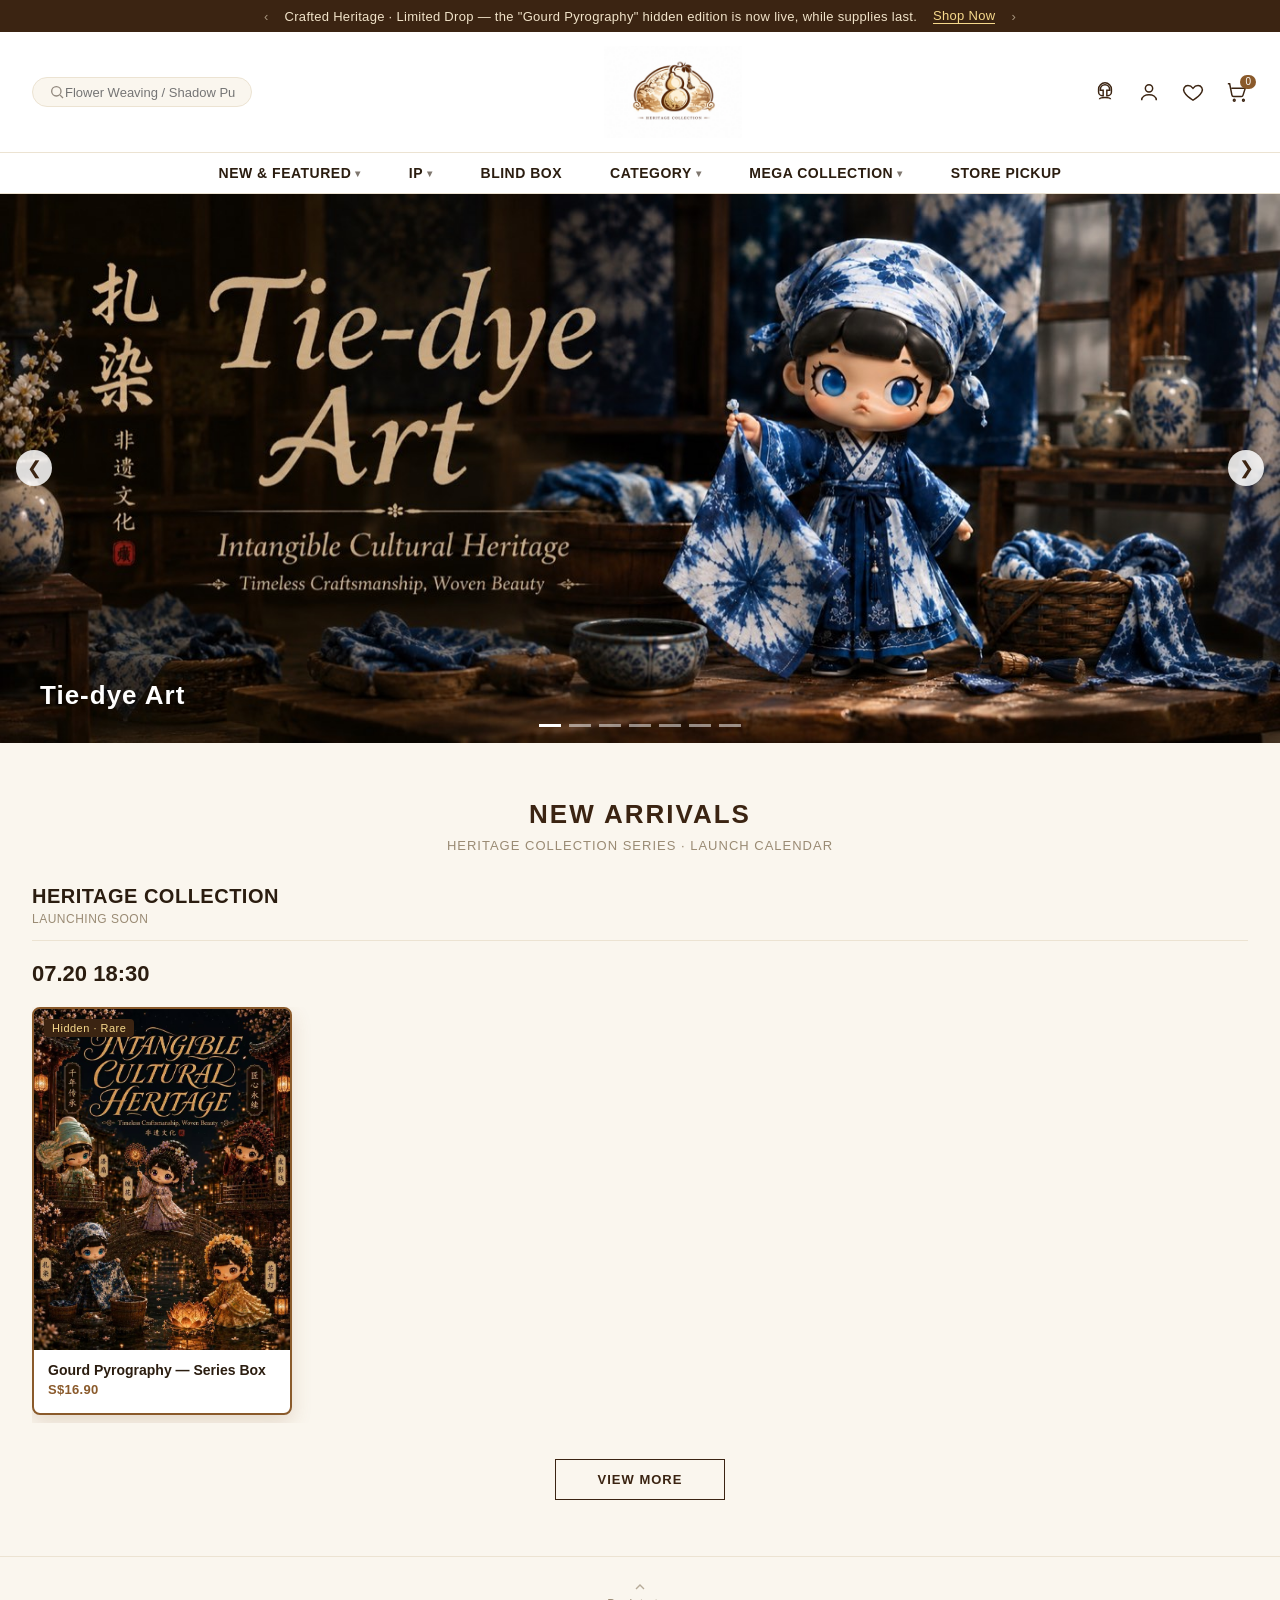
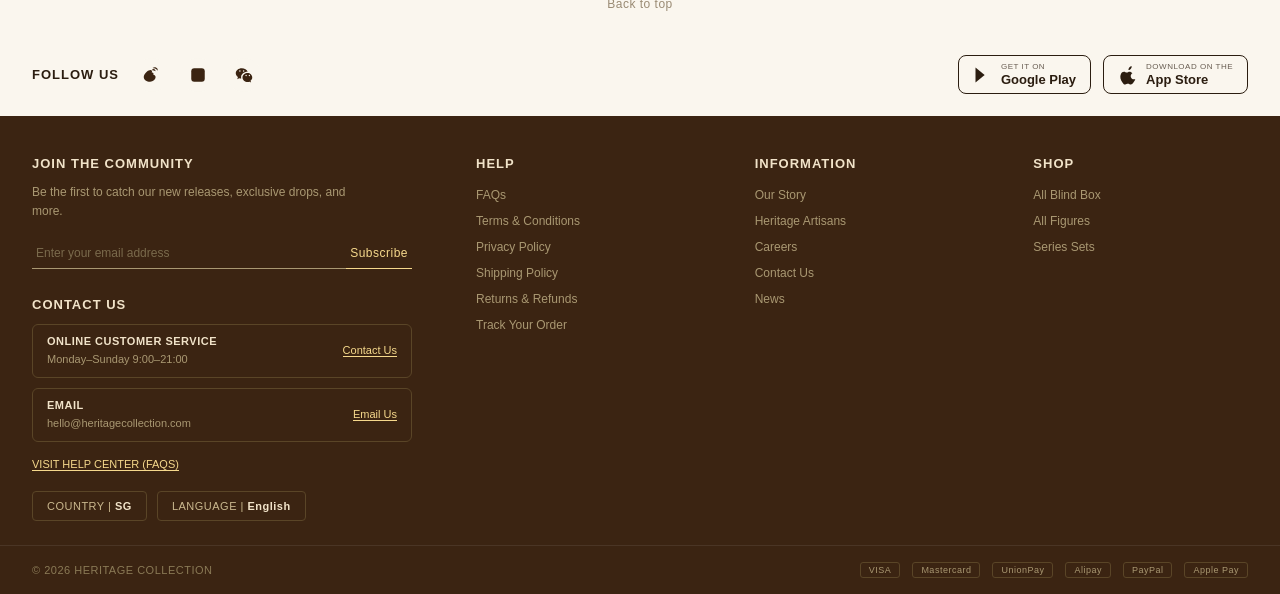
<file: index.html>
<!DOCTYPE html>
<html lang="en">
<head>
<meta charset="UTF-8">
<meta name="viewport" content="width=device-width, initial-scale=1.0">
<title>HERITAGE COLLECTION · Intangible Cultural Heritage Blind Box</title>
<link rel="stylesheet" href="style.css?v=10">
</head>
<body>

  <div class="announce">
    <span class="icon">‹</span>
    <span>Crafted Heritage · Limited Drop — the "Gourd Pyrography" hidden edition is now live, while supplies last.</span>
    <a href="#products">Shop Now</a>
    <span class="icon">›</span>
  </div>

  <header class="site">
    <div class="header-row">
      <div class="search-box">
        <svg viewBox="0 0 24 24" width="16" height="16" fill="none" stroke="currentColor" stroke-width="2"><circle cx="11" cy="11" r="7"/><line x1="21" y1="21" x2="16.65" y2="16.65"/></svg>
        <input type="text" placeholder="Flower Weaving / Shadow Puppetry">
      </div>

      <div class="logo">
        <a href="#top"><img src="A25DA2EE-7A4B-4C79-8A4E-922E4BA84293.PNG" alt="Heritage Collection"></a>
      </div>

      <div class="header-icons">
        <div class="icon" title="Support">
          <svg viewBox="0 0 24 24" fill="none" stroke="currentColor" stroke-width="1.6"><path d="M12 2a7 7 0 0 0-7 7v3a4 4 0 0 0 4 4h1v-6H7V9a5 5 0 0 1 10 0v1h-3v6h1a4 4 0 0 0 4-4V9a7 7 0 0 0-7-7z"/><path d="M6 20c0-1 2-2 6-2s6 1 6 2"/></svg>
        </div>
        <div class="icon" title="Account">
          <svg viewBox="0 0 24 24" fill="none" stroke="currentColor" stroke-width="1.6"><circle cx="12" cy="8" r="4"/><path d="M4 21c0-4 4-6 8-6s8 2 8 6"/></svg>
        </div>
        <div class="icon" title="Wishlist">
          <svg viewBox="0 0 24 24" fill="none" stroke="currentColor" stroke-width="1.6"><path d="M12 21s-7-4.35-9.5-8.8C.5 8.3 3 5 6.5 5 8.5 5 10.5 6 12 8c1.5-2 3.5-3 5.5-3 3.5 0 6 3.3 4 7.2C19 16.65 12 21 12 21z"/></svg>
        </div>
        <div class="icon" title="Cart">
          <svg viewBox="0 0 24 24" fill="none" stroke="currentColor" stroke-width="1.6"><circle cx="9" cy="21" r="1"/><circle cx="19" cy="21" r="1"/><path d="M2 3h2l2.4 12.2a2 2 0 0 0 2 1.8h8.2a2 2 0 0 0 2-1.6L21 8H6"/></svg>
          <span class="cart-count">0</span>
        </div>
      </div>
    </div>

    <nav class="main-nav">
      <ul class="nav-row">
        <li>NEW & FEATURED <span class="caret">▾</span></li>
        <li>IP <span class="caret">▾</span></li>
        <li>BLIND BOX</li>
        <li>CATEGORY <span class="caret">▾</span></li>
        <li>MEGA COLLECTION <span class="caret">▾</span></li>
        <li>STORE PICKUP</li>
      </ul>
    </nav>
  </header>

  <div id="top" class="hero">
    <div class="hero-track" id="heroTrack">
      <div class="hero-slide"><img src="2657C5A7-260A-4E08-B7E4-97E2969EFD50.PNG" alt="Tie-dye Art"><div class="hero-caption">Tie-dye Art</div></div>
      <div class="hero-slide"><img src="39A66152-8971-4DD4-83B3-AB55E19D0C08.PNG" alt="Shadow Puppetry"><div class="hero-caption">Shadow Puppetry</div></div>
      <div class="hero-slide"><img src="3B8F7BE8-47A1-4D5E-A611-A34A123FDA89.PNG" alt="Lacquer Fan"><div class="hero-caption">Lacquer Fan</div></div>
      <div class="hero-slide"><img src="5606841B-BE59-4207-AFF3-C58D845877D1.PNG" alt="Oil-paper Umbrella"><div class="hero-caption">Oil-paper Umbrella</div></div>
      <div class="hero-slide"><img src="59AFA12A-385A-49C5-9DD5-3F9E04523D25.PNG" alt="Flower Weaving Craft"><div class="hero-caption">Flower Weaving Craft</div></div>
      <div class="hero-slide"><img src="6F82002A-9D66-4744-9167-FC38956125FA.PNG" alt="Gourd Pyrography"><div class="hero-caption">Gourd Pyrography — Hidden Edition</div></div>
      <div class="hero-slide"><img src="9B7490B9-576E-4721-8EB7-A4A9AE68119E.PNG" alt="Dried Flower Lantern"><div class="hero-caption">Dried Flower Lantern</div></div>
    </div>
    <div class="hero-arrow prev" onclick="moveHero(-1)">&#10094;</div>
    <div class="hero-arrow next" onclick="moveHero(1)">&#10095;</div>
    <div class="hero-dots" id="heroDots"></div>
  </div>

  <section class="section" id="products">
    <div class="section-head">
      <h2>NEW ARRIVALS</h2>
      <p>Heritage Collection Series · Launch Calendar</p>
    </div>

    <div class="scroll-header">
      <div class="scroll-label">HERITAGE COLLECTION <span class="scroll-sub">Launching Soon</span></div>
    </div>

    <div class="launch-date">07.20 18:30</div>

    <div class="scroll-row" id="productScroll">
      <a class="card cover" href="series.html">
        <div class="tag">Hidden · Rare</div>
        <div class="thumb"><img src="series-cover.jpg" alt="Heritage Collection Series"></div>
        <div class="info"><h3>Gourd Pyrography — Series Box</h3><p>S$16.90</p></div>
      </a>
    </div>

    <div class="view-more-wrap">
      <button type="button" class="view-more-btn">VIEW MORE</button>
    </div>
  </section>

  <div class="back-to-top-wrap">
    <a href="#top" class="back-to-top">
      <svg viewBox="0 0 24 24" width="16" height="16" fill="none" stroke="currentColor" stroke-width="2"><path d="M6 15l6-6 6 6"/></svg>
      Back to top
    </a>
  </div>

  <div class="footer-social">
    <div class="follow-us">
      <span>FOLLOW US</span>
      <div class="social-icons">
        <a href="#" title="Weibo"><svg viewBox="0 0 24 24" width="18" height="18" fill="currentColor"><path d="M9.5 21c-4.7 0-8.5-2.6-8.5-6.4 0-2.2 1.4-4.6 3.7-6.6 2.9-2.6 6.1-3.4 7.1-1.8.4.6.3 1.5-.2 2.4 1.1-.2 2 .1 2.3.9.2.5.1 1.1-.3 1.7 1.9.6 3.2 1.9 3.2 3.5 0 3-3.5 6.3-7.3 6.3zm5.6-14.6c-.6-.7-1.7-.9-2.9-.7-.3.1-.5-.2-.3-.5.5-.8 1.4-1.3 2.4-1.2 1.4.1 2.4 1.3 2.3 2.6 0 .3-.4.4-.6.2-.2-.2-.5-.3-.9-.4zm2.6-2.1c-1-1.1-2.6-1.6-4.2-1.3-.4.1-.6-.4-.3-.6 1.1-.8 2.6-1 4-.5 1.6.6 2.6 2.1 2.5 3.7 0 .4-.5.5-.7.2-.3-.5-.7-1-1.3-1.5z"/></svg></a>
        <a href="#" title="Xiaohongshu"><svg viewBox="0 0 24 24" width="18" height="18" fill="currentColor"><rect x="3" y="3" width="18" height="18" rx="4"/></svg></a>
        <a href="#" title="WeChat"><svg viewBox="0 0 24 24" width="18" height="18" fill="currentColor"><path d="M9 3C4.6 3 1 5.9 1 9.5c0 2 1.1 3.8 2.9 5L3 17.5l2.6-1.3c.7.2 1.5.3 2.3.3h.4a6 6 0 01-.2-1.5C8.1 10.9 12 7.7 16.6 7.7h.3C15.9 4.9 12.7 3 9 3zm-2.5 4.8a1 1 0 110-2 1 1 0 010 2zm5 0a1 1 0 110-2 1 1 0 010 2zM17 9.2c-3.9 0-7 2.7-7 6s3.1 6 7 6c.8 0 1.6-.1 2.3-.3L21.5 22l-.8-2.4C22.2 18.5 23 16.9 23 15.2c0-3.3-3.1-6-6-6zm-2.2 4.3a.9.9 0 110-1.8.9.9 0 010 1.8zm4.4 0a.9.9 0 110-1.8.9.9 0 010 1.8z"/></svg></a>
      </div>
    </div>
    <div class="app-badges">
      <div class="app-badge">
        <svg viewBox="0 0 24 24" width="20" height="20" fill="currentColor"><path d="M3 3l11 9-11 9V3z"/></svg>
        <div><span class="app-badge-eyebrow">GET IT ON</span><span class="app-badge-name">Google Play</span></div>
      </div>
      <div class="app-badge">
        <svg viewBox="0 0 24 24" width="20" height="20" fill="currentColor"><path d="M16.5 1.5c.1 1.1-.3 2.2-1 3-.7.9-1.9 1.6-3 1.5-.1-1.1.4-2.2 1-3 .8-.9 2-1.5 3-1.5zM20.8 17c-.5 1.2-1.1 2.3-1.9 3.4-1 1.4-2.1 3.1-3.6 3.1-1.3 0-1.7-.9-3.3-.9-1.6 0-2 .8-3.3.9-1.5.1-2.6-1.5-3.6-2.9C3 17.9 2 13.6 3.5 10.7c.8-1.5 2.1-2.5 3.6-2.5 1.4 0 2.3.9 3.4.9 1.1 0 1.8-.9 3.4-.9 1.2 0 2.5.7 3.4 1.8-3 1.7-2.5 5.9.5 7z"/></svg>
        <div><span class="app-badge-eyebrow">DOWNLOAD ON THE</span><span class="app-badge-name">App Store</span></div>
      </div>
    </div>
  </div>

  <footer>
    <div class="footer-main">
      <div class="footer-col wide">
        <h4>JOIN THE COMMUNITY</h4>
        <p class="footer-copy">Be the first to catch our new releases, exclusive drops, and more.</p>
        <div class="subscribe-row">
          <input type="email" placeholder="Enter your email address">
          <button>Subscribe</button>
        </div>

        <h4 class="contact-heading">CONTACT US</h4>
        <div class="contact-box">
          <div>
            <strong>ONLINE CUSTOMER SERVICE</strong>
            <span>Monday–Sunday 9:00–21:00</span>
          </div>
          <a href="#">Contact Us</a>
        </div>
        <div class="contact-box">
          <div>
            <strong>EMAIL</strong>
            <span>hello@heritagecollection.com</span>
          </div>
          <a href="#">Email Us</a>
        </div>
        <a href="#" class="help-center-link">VISIT HELP CENTER (FAQS)</a>

        <div class="selector-row">
          <button class="selector-btn">COUNTRY | <strong>SG</strong></button>
          <button class="selector-btn">LANGUAGE | <strong>English</strong></button>
        </div>
      </div>

      <div class="footer-col">
        <h4>HELP</h4>
        <ul>
          <li>FAQs</li>
          <li>Terms &amp; Conditions</li>
          <li>Privacy Policy</li>
          <li>Shipping Policy</li>
          <li>Returns &amp; Refunds</li>
          <li>Track Your Order</li>
        </ul>
      </div>

      <div class="footer-col">
        <h4>INFORMATION</h4>
        <ul>
          <li>Our Story</li>
          <li>Heritage Artisans</li>
          <li>Careers</li>
          <li>Contact Us</li>
          <li>News</li>
        </ul>
      </div>

      <div class="footer-col">
        <h4>SHOP</h4>
        <ul>
          <li>All Blind Box</li>
          <li>All Figures</li>
          <li>Series Sets</li>
        </ul>
      </div>
    </div>

    <div class="footer-bottom">
      <span>© 2026 HERITAGE COLLECTION</span>
      <div class="payment-icons">
        <span>VISA</span><span>Mastercard</span><span>UnionPay</span><span>Alipay</span><span>PayPal</span><span>Apple Pay</span>
      </div>
    </div>
  </footer>

<script>
  const track = document.getElementById('heroTrack');
  const dotsWrap = document.getElementById('heroDots');
  const slides = track.children.length;
  let index = 0;

  for(let i=0;i<slides;i++){
    const dot = document.createElement('span');
    if(i===0) dot.classList.add('active');
    dot.onclick = () => goTo(i);
    dotsWrap.appendChild(dot);
  }

  function render(){
    track.style.transform = `translateX(${-index*100}%)`;
    [...dotsWrap.children].forEach((d,i)=>d.classList.toggle('active', i===index));
  }

  function goTo(i){
    index = (i + slides) % slides;
    render();
  }

  function moveHero(dir){
    goTo(index + dir);
  }

  setInterval(()=>moveHero(1), 4500);

  const heroEl = document.getElementById('top');
  let touchStartX = 0;
  let touchStartY = 0;
  let touchDeltaX = 0;

  heroEl.addEventListener('touchstart', (e) => {
    touchStartX = e.touches[0].clientX;
    touchStartY = e.touches[0].clientY;
    touchDeltaX = 0;
    track.style.transition = 'none';
  }, { passive: true });

  heroEl.addEventListener('touchmove', (e) => {
    touchDeltaX = e.touches[0].clientX - touchStartX;
    const touchDeltaY = e.touches[0].clientY - touchStartY;
    if (Math.abs(touchDeltaX) > Math.abs(touchDeltaY)) {
      const percent = (touchDeltaX / heroEl.offsetWidth) * 100;
      track.style.transform = `translateX(${-index * 100 + percent}%)`;
    }
  }, { passive: true });

  heroEl.addEventListener('touchend', () => {
    track.style.transition = '';
    if (Math.abs(touchDeltaX) > 40) {
      moveHero(touchDeltaX < 0 ? 1 : -1);
    } else {
      render();
    }
    touchDeltaX = 0;
  });
</script>

</body>
</html>
</file>
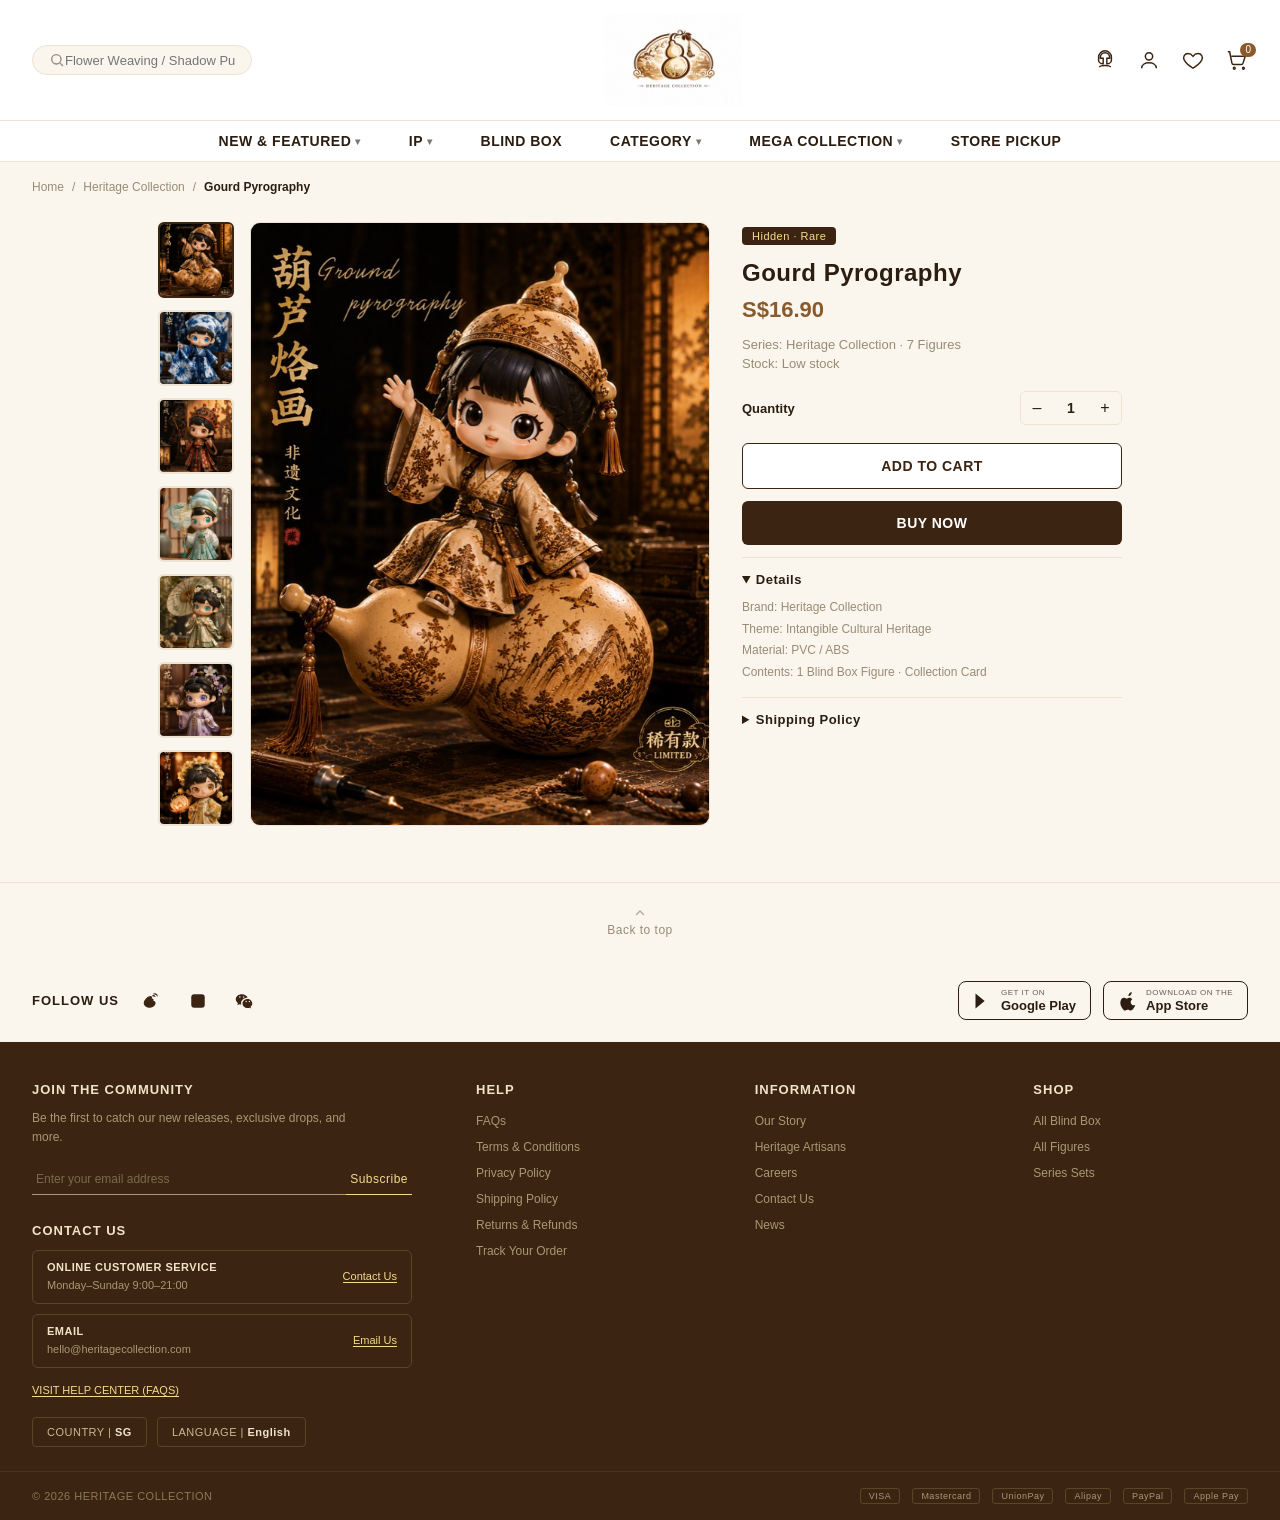
<file: series.html>
<!DOCTYPE html>
<html lang="en">
<head>
<meta charset="UTF-8">
<meta name="viewport" content="width=device-width, initial-scale=1.0">
<title>Gourd Pyrography Series · HERITAGE COLLECTION</title>
<link rel="stylesheet" href="style.css?v=10">
</head>
<body>

  <header class="site">
    <div class="header-row">
      <div class="search-box">
        <svg viewBox="0 0 24 24" width="16" height="16" fill="none" stroke="currentColor" stroke-width="2"><circle cx="11" cy="11" r="7"/><line x1="21" y1="21" x2="16.65" y2="16.65"/></svg>
        <input type="text" placeholder="Flower Weaving / Shadow Puppetry">
      </div>

      <div class="logo">
        <a href="index.html"><img src="A25DA2EE-7A4B-4C79-8A4E-922E4BA84293.PNG" alt="Heritage Collection"></a>
      </div>

      <div class="header-icons">
        <div class="icon" title="Support">
          <svg viewBox="0 0 24 24" fill="none" stroke="currentColor" stroke-width="1.6"><path d="M12 2a7 7 0 0 0-7 7v3a4 4 0 0 0 4 4h1v-6H7V9a5 5 0 0 1 10 0v1h-3v6h1a4 4 0 0 0 4-4V9a7 7 0 0 0-7-7z"/><path d="M6 20c0-1 2-2 6-2s6 1 6 2"/></svg>
        </div>
        <div class="icon" title="Account">
          <svg viewBox="0 0 24 24" fill="none" stroke="currentColor" stroke-width="1.6"><circle cx="12" cy="8" r="4"/><path d="M4 21c0-4 4-6 8-6s8 2 8 6"/></svg>
        </div>
        <div class="icon" title="Wishlist">
          <svg viewBox="0 0 24 24" fill="none" stroke="currentColor" stroke-width="1.6"><path d="M12 21s-7-4.35-9.5-8.8C.5 8.3 3 5 6.5 5 8.5 5 10.5 6 12 8c1.5-2 3.5-3 5.5-3 3.5 0 6 3.3 4 7.2C19 16.65 12 21 12 21z"/></svg>
        </div>
        <div class="icon" title="Cart">
          <svg viewBox="0 0 24 24" fill="none" stroke="currentColor" stroke-width="1.6"><circle cx="9" cy="21" r="1"/><circle cx="19" cy="21" r="1"/><path d="M2 3h2l2.4 12.2a2 2 0 0 0 2 1.8h8.2a2 2 0 0 0 2-1.6L21 8H6"/></svg>
          <span class="cart-count">0</span>
        </div>
      </div>
    </div>

    <nav class="main-nav">
      <ul class="nav-row">
        <li>NEW & FEATURED <span class="caret">▾</span></li>
        <li>IP <span class="caret">▾</span></li>
        <li>BLIND BOX</li>
        <li>CATEGORY <span class="caret">▾</span></li>
        <li>MEGA COLLECTION <span class="caret">▾</span></li>
        <li>STORE PICKUP</li>
      </ul>
    </nav>
  </header>

  <div class="breadcrumb">
    <a href="index.html">Home</a>
    <span>/</span>
    <a href="index.html">Heritage Collection</a>
    <span>/</span>
    <span class="current" id="crumbCurrent">Gourd Pyrography</span>
  </div>

  <section class="section pdp-section">
    <div class="pdp">
      <div class="pdp-gallery">
        <div class="pdp-thumbs" id="pdpThumbs">
          <button class="pdp-thumb active" data-img="IMG_8674.JPG" data-name="Gourd Pyrography" data-price="S$16.90" data-tag="Hidden · Rare" data-ship="Low stock">
            <img src="IMG_8674.JPG" alt="Gourd Pyrography">
          </button>
          <button class="pdp-thumb" data-img="IMG_8672.JPG" data-name="Tie-dye Art" data-price="S$16.90" data-tag="" data-ship="In stock">
            <img src="IMG_8672.JPG" alt="Tie-dye Art">
          </button>
          <button class="pdp-thumb" data-img="IMG_8673.JPG" data-name="Shadow Puppetry" data-price="S$16.90" data-tag="" data-ship="In stock">
            <img src="IMG_8673.JPG" alt="Shadow Puppetry">
          </button>
          <button class="pdp-thumb" data-img="IMG_8675.JPG" data-name="Lacquer Fan" data-price="S$16.90" data-tag="" data-ship="In stock">
            <img src="IMG_8675.JPG" alt="Lacquer Fan">
          </button>
          <button class="pdp-thumb" data-img="IMG_8676.JPG" data-name="Oil-paper Umbrella" data-price="S$16.90" data-tag="" data-ship="In stock">
            <img src="IMG_8676.JPG" alt="Oil-paper Umbrella">
          </button>
          <button class="pdp-thumb" data-img="IMG_8670.JPG" data-name="Flower Weaving Craft" data-price="S$16.90" data-tag="" data-ship="In stock">
            <img src="IMG_8670.JPG" alt="Flower Weaving Craft">
          </button>
          <button class="pdp-thumb" data-img="IMG_8671.JPG" data-name="Dried Flower Lantern" data-price="S$16.90" data-tag="" data-ship="In stock">
            <img src="IMG_8671.JPG" alt="Dried Flower Lantern">
          </button>
        </div>
        <div class="pdp-main">
          <img id="pdpMainImage" src="IMG_8674.JPG" alt="Gourd Pyrography">
        </div>
      </div>

      <div class="pdp-info">
        <div class="pdp-tag" id="pdpTag">Hidden · Rare</div>
        <h1 id="pdpName">Gourd Pyrography</h1>
        <div class="pdp-price" id="pdpPrice">S$16.90</div>
        <div class="pdp-meta">Series: Heritage Collection · 7 Figures</div>
        <div class="pdp-meta">Stock: <span id="pdpStock">Low stock</span></div>

        <div class="pdp-qty">
          <span>Quantity</span>
          <div class="qty-stepper">
            <button id="qtyMinus">–</button>
            <span id="qtyValue">1</span>
            <button id="qtyPlus">+</button>
          </div>
        </div>

        <button class="pdp-add">ADD TO CART</button>
        <button class="pdp-buy">BUY NOW</button>

        <details class="pdp-details" open>
          <summary>Details</summary>
          <div class="pdp-details-body">
            Brand: Heritage Collection<br>
            Theme: Intangible Cultural Heritage<br>
            Material: PVC / ABS<br>
            Contents: 1 Blind Box Figure · Collection Card
          </div>
        </details>
        <details class="pdp-details">
          <summary>Shipping Policy</summary>
          <div class="pdp-details-body">
            Orders ship within 3–5 business days. Hidden and limited figures may ship separately due to demand.
          </div>
        </details>
      </div>
    </div>
  </section>

  <div class="back-to-top-wrap">
    <a href="#top" class="back-to-top">
      <svg viewBox="0 0 24 24" width="16" height="16" fill="none" stroke="currentColor" stroke-width="2"><path d="M6 15l6-6 6 6"/></svg>
      Back to top
    </a>
  </div>

  <div class="footer-social">
    <div class="follow-us">
      <span>FOLLOW US</span>
      <div class="social-icons">
        <a href="#" title="Weibo"><svg viewBox="0 0 24 24" width="18" height="18" fill="currentColor"><path d="M9.5 21c-4.7 0-8.5-2.6-8.5-6.4 0-2.2 1.4-4.6 3.7-6.6 2.9-2.6 6.1-3.4 7.1-1.8.4.6.3 1.5-.2 2.4 1.1-.2 2 .1 2.3.9.2.5.1 1.1-.3 1.7 1.9.6 3.2 1.9 3.2 3.5 0 3-3.5 6.3-7.3 6.3zm5.6-14.6c-.6-.7-1.7-.9-2.9-.7-.3.1-.5-.2-.3-.5.5-.8 1.4-1.3 2.4-1.2 1.4.1 2.4 1.3 2.3 2.6 0 .3-.4.4-.6.2-.2-.2-.5-.3-.9-.4zm2.6-2.1c-1-1.1-2.6-1.6-4.2-1.3-.4.1-.6-.4-.3-.6 1.1-.8 2.6-1 4-.5 1.6.6 2.6 2.1 2.5 3.7 0 .4-.5.5-.7.2-.3-.5-.7-1-1.3-1.5z"/></svg></a>
        <a href="#" title="Xiaohongshu"><svg viewBox="0 0 24 24" width="18" height="18" fill="currentColor"><rect x="3" y="3" width="18" height="18" rx="4"/></svg></a>
        <a href="#" title="WeChat"><svg viewBox="0 0 24 24" width="18" height="18" fill="currentColor"><path d="M9 3C4.6 3 1 5.9 1 9.5c0 2 1.1 3.8 2.9 5L3 17.5l2.6-1.3c.7.2 1.5.3 2.3.3h.4a6 6 0 01-.2-1.5C8.1 10.9 12 7.7 16.6 7.7h.3C15.9 4.9 12.7 3 9 3zm-2.5 4.8a1 1 0 110-2 1 1 0 010 2zm5 0a1 1 0 110-2 1 1 0 010 2zM17 9.2c-3.9 0-7 2.7-7 6s3.1 6 7 6c.8 0 1.6-.1 2.3-.3L21.5 22l-.8-2.4C22.2 18.5 23 16.9 23 15.2c0-3.3-3.1-6-6-6zm-2.2 4.3a.9.9 0 110-1.8.9.9 0 010 1.8zm4.4 0a.9.9 0 110-1.8.9.9 0 010 1.8z"/></svg></a>
      </div>
    </div>
    <div class="app-badges">
      <div class="app-badge">
        <svg viewBox="0 0 24 24" width="20" height="20" fill="currentColor"><path d="M3 3l11 9-11 9V3z"/></svg>
        <div><span class="app-badge-eyebrow">GET IT ON</span><span class="app-badge-name">Google Play</span></div>
      </div>
      <div class="app-badge">
        <svg viewBox="0 0 24 24" width="20" height="20" fill="currentColor"><path d="M16.5 1.5c.1 1.1-.3 2.2-1 3-.7.9-1.9 1.6-3 1.5-.1-1.1.4-2.2 1-3 .8-.9 2-1.5 3-1.5zM20.8 17c-.5 1.2-1.1 2.3-1.9 3.4-1 1.4-2.1 3.1-3.6 3.1-1.3 0-1.7-.9-3.3-.9-1.6 0-2 .8-3.3.9-1.5.1-2.6-1.5-3.6-2.9C3 17.9 2 13.6 3.5 10.7c.8-1.5 2.1-2.5 3.6-2.5 1.4 0 2.3.9 3.4.9 1.1 0 1.8-.9 3.4-.9 1.2 0 2.5.7 3.4 1.8-3 1.7-2.5 5.9.5 7z"/></svg>
        <div><span class="app-badge-eyebrow">DOWNLOAD ON THE</span><span class="app-badge-name">App Store</span></div>
      </div>
    </div>
  </div>

  <footer>
    <div class="footer-main">
      <div class="footer-col wide">
        <h4>JOIN THE COMMUNITY</h4>
        <p class="footer-copy">Be the first to catch our new releases, exclusive drops, and more.</p>
        <div class="subscribe-row">
          <input type="email" placeholder="Enter your email address">
          <button>Subscribe</button>
        </div>

        <h4 class="contact-heading">CONTACT US</h4>
        <div class="contact-box">
          <div>
            <strong>ONLINE CUSTOMER SERVICE</strong>
            <span>Monday–Sunday 9:00–21:00</span>
          </div>
          <a href="#">Contact Us</a>
        </div>
        <div class="contact-box">
          <div>
            <strong>EMAIL</strong>
            <span>hello@heritagecollection.com</span>
          </div>
          <a href="#">Email Us</a>
        </div>
        <a href="#" class="help-center-link">VISIT HELP CENTER (FAQS)</a>

        <div class="selector-row">
          <button class="selector-btn">COUNTRY | <strong>SG</strong></button>
          <button class="selector-btn">LANGUAGE | <strong>English</strong></button>
        </div>
      </div>

      <div class="footer-col">
        <h4>HELP</h4>
        <ul>
          <li>FAQs</li>
          <li>Terms &amp; Conditions</li>
          <li>Privacy Policy</li>
          <li>Shipping Policy</li>
          <li>Returns &amp; Refunds</li>
          <li>Track Your Order</li>
        </ul>
      </div>

      <div class="footer-col">
        <h4>INFORMATION</h4>
        <ul>
          <li>Our Story</li>
          <li>Heritage Artisans</li>
          <li>Careers</li>
          <li>Contact Us</li>
          <li>News</li>
        </ul>
      </div>

      <div class="footer-col">
        <h4>SHOP</h4>
        <ul>
          <li>All Blind Box</li>
          <li>All Figures</li>
          <li>Series Sets</li>
        </ul>
      </div>
    </div>

    <div class="footer-bottom">
      <span>© 2026 HERITAGE COLLECTION</span>
      <div class="payment-icons">
        <span>VISA</span><span>Mastercard</span><span>UnionPay</span><span>Alipay</span><span>PayPal</span><span>Apple Pay</span>
      </div>
    </div>
  </footer>

<script>
  const thumbs = document.querySelectorAll('.pdp-thumb');
  const mainImage = document.getElementById('pdpMainImage');
  const nameEl = document.getElementById('pdpName');
  const priceEl = document.getElementById('pdpPrice');
  const tagEl = document.getElementById('pdpTag');
  const stockEl = document.getElementById('pdpStock');
  const crumbEl = document.getElementById('crumbCurrent');

  thumbs.forEach(btn => {
    btn.addEventListener('click', () => {
      thumbs.forEach(b => b.classList.remove('active'));
      btn.classList.add('active');

      const { img, name, price, tag, ship } = btn.dataset;
      mainImage.src = img;
      mainImage.alt = name;
      nameEl.textContent = name;
      priceEl.textContent = price;
      stockEl.textContent = ship;
      crumbEl.textContent = name;

      if (tag) {
        tagEl.textContent = tag;
        tagEl.style.display = 'inline-block';
      } else {
        tagEl.style.display = 'none';
      }

      document.title = `${name} · HERITAGE COLLECTION`;
    });
  });

  let qty = 1;
  const qtyValue = document.getElementById('qtyValue');
  document.getElementById('qtyMinus').addEventListener('click', () => {
    qty = Math.max(1, qty - 1);
    qtyValue.textContent = qty;
  });
  document.getElementById('qtyPlus').addEventListener('click', () => {
    qty = Math.min(9, qty + 1);
    qtyValue.textContent = qty;
  });
</script>

</body>
</html>
</file>
<file: style.css>
:root{
  --brand-dark:#3b2412;
  --brand:#8a5a2b;
  --brand-light:#c9a15f;
  --cream:#faf6ee;
  --line:#ece3d2;
  --text:#2b1d10;
}
*{box-sizing:border-box;margin:0;padding:0;}
html,body{
  max-width:100%;
  overflow-x:hidden;
}
body{
  font-family:"Helvetica Neue",Arial,"PingFang SC",sans-serif;
  color:var(--text);
  background:var(--cream);
}
a{text-decoration:none;color:inherit;}
ul{list-style:none;}

/* ---------- announcement bar ---------- */
.announce{
  background:var(--brand-dark);
  color:#f1e3c9;
  font-size:13px;
  display:flex;
  align-items:center;
  justify-content:center;
  gap:16px;
  padding:8px 12px;
  letter-spacing:.3px;
}
.announce span.icon{opacity:.6;cursor:pointer;}
.announce a{color:#f6d98c;border-bottom:1px solid #f6d98c;}

/* ---------- header ---------- */
header.site{
  background:#fff;
  border-bottom:1px solid var(--line);
  position:sticky;
  top:0;
  z-index:50;
}
.header-row{
  display:flex;
  align-items:center;
  justify-content:space-between;
  padding:14px 32px;
  max-width:1400px;
  margin:0 auto;
}
.search-box{
  display:flex;
  align-items:center;
  background:var(--cream);
  border:1px solid var(--line);
  border-radius:20px;
  padding:6px 16px;
  width:220px;
}
.search-box input{
  border:none;
  background:transparent;
  outline:none;
  font-size:13px;
  width:100%;
  color:var(--text);
}
.search-box svg{flex:none;opacity:.5;}

.logo{
  display:flex;
  align-items:center;
  justify-content:center;
}
.logo img{
  height:92px;
  width:auto;
  display:block;
}

.header-icons{
  display:flex;
  align-items:center;
  gap:22px;
}
.header-icons .icon{
  width:22px;height:22px;
  display:flex;align-items:center;justify-content:center;
  position:relative;
  cursor:pointer;
  color:var(--brand-dark);
}
.header-icons .icon svg{width:22px;height:22px;}
.cart-count{
  position:absolute;top:-6px;right:-8px;
  background:var(--brand);
  color:#fff;
  font-size:10px;
  line-height:1;
  padding:2px 5px;
  border-radius:999px;
}

nav.main-nav{
  border-top:1px solid var(--line);
}
.nav-row{
  max-width:1400px;
  margin:0 auto;
  display:flex;
  justify-content:center;
  gap:48px;
  padding:12px 32px;
}
.nav-row li{
  font-size:14px;
  font-weight:600;
  letter-spacing:.5px;
  color:var(--text);
  display:flex;
  align-items:center;
  gap:4px;
  cursor:pointer;
  white-space:nowrap;
}
.nav-row li:hover{color:var(--brand);}
.nav-row li .caret{font-size:10px;opacity:.6;}
.nav-row li .sub{font-size:10px;font-weight:400;color:#9a8b74;display:block;letter-spacing:.5px;}

/* ---------- hero carousel ---------- */
.hero{
  position:relative;
  max-width:1400px;
  margin:0 auto;
  overflow:hidden;
  background:#000;
}
.hero-track{
  display:flex;
  transition:transform .6s ease;
}
.hero-slide{
  min-width:100%;
  position:relative;
}
.hero-slide img{
  width:100%;
  display:block;
  aspect-ratio:1915/821;
  object-fit:cover;
}
.hero-caption{
  position:absolute;
  left:40px;
  bottom:32px;
  color:#fff;
  font-size:26px;
  font-weight:700;
  text-shadow:0 2px 10px rgba(0,0,0,.5);
  letter-spacing:1px;
}
.hero-arrow{
  position:absolute;
  top:50%;
  transform:translateY(-50%);
  width:36px;height:36px;
  border-radius:50%;
  background:rgba(255,255,255,.85);
  display:flex;align-items:center;justify-content:center;
  cursor:pointer;
  font-size:18px;
  color:var(--brand-dark);
  z-index:5;
  user-select:none;
}
.hero-arrow.prev{left:16px;}
.hero-arrow.next{right:16px;}
.hero-dots{
  position:absolute;
  bottom:16px;
  left:0;right:0;
  display:flex;
  justify-content:center;
  gap:8px;
  z-index:5;
}
.hero-dots span{
  width:22px;height:3px;
  background:rgba(255,255,255,.5);
  cursor:pointer;
  transition:background .3s;
}
.hero-dots span.active{background:#fff;}

/* ---------- section titles ---------- */
.section{
  max-width:1400px;
  margin:0 auto;
  padding:56px 32px;
}
.section-head{
  text-align:center;
  margin-bottom:32px;
}
.section-head h2{
  font-size:26px;
  letter-spacing:2px;
  color:var(--brand-dark);
}
.section-head p{
  margin-top:8px;
  font-size:13px;
  color:#9a8b74;
  letter-spacing:1px;
  text-transform:uppercase;
}

/* ---------- product scroll row ---------- */
.scroll-header{
  display:flex;
  align-items:center;
  justify-content:space-between;
  margin-bottom:20px;
  padding-bottom:14px;
  border-bottom:1px solid var(--line);
}
.scroll-label{
  font-size:20px;
  font-weight:700;
  letter-spacing:.5px;
  color:var(--text);
}
.scroll-label .scroll-sub{
  display:block;
  margin-top:4px;
  font-size:12px;
  font-weight:400;
  letter-spacing:.5px;
  color:#9a8b74;
  text-transform:uppercase;
}
.scroll-nav{
  display:flex;
  gap:10px;
  flex:none;
}
.scroll-arrow{
  width:36px;height:36px;
  border-radius:50%;
  border:1px solid var(--line);
  background:#fff;
  display:flex;align-items:center;justify-content:center;
  cursor:pointer;
  font-size:15px;
  color:var(--brand-dark);
  transition:background .2s, color .2s;
}
.scroll-arrow:hover{background:var(--brand-dark);color:#fff;}

.launch-date{
  font-size:22px;
  font-weight:700;
  color:var(--text);
  margin-bottom:20px;
}

.scroll-row{
  display:flex;
  gap:20px;
  overflow-x:auto;
  scroll-snap-type:x mandatory;
  padding-bottom:8px;
  -webkit-overflow-scrolling:touch;
  scrollbar-width:none;
}
.scroll-row::-webkit-scrollbar{display:none;}

.card{
  background:#fff;
  border:1px solid var(--line);
  border-radius:8px;
  overflow:hidden;
  cursor:pointer;
  transition:transform .25s ease, box-shadow .25s ease;
  position:relative;
  display:block;
  color:inherit;
}
.scroll-row .card{flex:0 0 260px;scroll-snap-align:start;}
.card:hover{
  transform:translateY(-4px);
  box-shadow:0 12px 24px rgba(59,36,18,.12);
}
.card.cover{
  border:2px solid var(--brand);
  box-shadow:0 8px 20px rgba(138,90,43,.18);
}
.card .thumb{
  width:100%;
  aspect-ratio:4/5;
  overflow:hidden;
}
.card .thumb img{
  width:100%;height:100%;
  object-fit:cover;
  display:block;
}
.card.cover .thumb{
  aspect-ratio:3/4;
  background:#0e0a06;
}
.card.cover .thumb img{
  object-fit:contain;
}
.card .tag{
  position:absolute;
  top:10px;left:10px;
  background:var(--brand-dark);
  color:#f6d98c;
  font-size:11px;
  padding:3px 8px;
  border-radius:4px;
  letter-spacing:.5px;
  z-index:2;
}
.card .info{
  padding:12px 14px 16px;
}
.card .info h3{
  font-size:14px;
  color:var(--text);
  margin-bottom:4px;
}
.card .info p{
  font-size:13px;
  font-weight:600;
  color:var(--brand);
  letter-spacing:.3px;
}

/* ---------- view more / back to top ---------- */
.view-more-wrap{text-align:center;margin-top:36px;}
.view-more-btn{
  display:inline-block;
  border:1px solid var(--brand-dark);
  background:transparent;
  color:var(--brand-dark);
  padding:12px 42px;
  font-size:13px;
  font-weight:700;
  letter-spacing:1px;
  cursor:pointer;
  transition:background .2s,color .2s;
}
.view-more-btn:hover{background:var(--brand-dark);color:#fff;}

.back-to-top-wrap{
  text-align:center;
  padding:22px 0;
  border-top:1px solid var(--line);
}
.back-to-top{
  display:inline-flex;
  flex-direction:column;
  align-items:center;
  gap:2px;
  font-size:12px;
  color:#9a8b74;
  letter-spacing:.5px;
}
.back-to-top svg{opacity:.7;}

/* ---------- social / app row ---------- */
.footer-social{
  display:flex;
  align-items:center;
  justify-content:space-between;
  max-width:1400px;
  margin:0 auto;
  padding:22px 32px;
  flex-wrap:wrap;
  gap:20px;
}
.follow-us{display:flex;align-items:center;gap:16px;}
.follow-us > span{font-size:13px;font-weight:700;letter-spacing:1px;color:var(--text);}
.social-icons{display:flex;gap:12px;}
.social-icons a{
  width:34px;height:34px;
  border-radius:50%;
  background:var(--cream);
  display:flex;align-items:center;justify-content:center;
  color:var(--brand-dark);
  transition:background .2s,color .2s;
}
.social-icons a:hover{background:var(--brand-dark);color:#fff;}

.app-badges{display:flex;gap:12px;flex-wrap:wrap;}
.app-badge{
  display:flex;align-items:center;gap:8px;
  border:1px solid var(--text);
  border-radius:8px;
  padding:6px 14px;
  color:var(--text);
}
.app-badge div{display:flex;flex-direction:column;line-height:1.2;}
.app-badge-eyebrow{font-size:8px;letter-spacing:.5px;opacity:.7;}
.app-badge-name{font-size:13px;font-weight:700;}

/* ---------- footer ---------- */
footer{
  background:var(--brand-dark);
  color:#cbb98f;
}
.footer-main{
  max-width:1400px;
  margin:0 auto;
  padding:40px 32px 24px;
  display:flex;
  gap:64px;
  flex-wrap:wrap;
}
.footer-col{flex:1 1 140px;min-width:140px;}
.footer-col.wide{flex:1 1 320px;max-width:380px;}
.footer-col h4{
  font-size:13px;
  color:#f1e3c9;
  margin-bottom:12px;
  letter-spacing:1px;
}
.footer-col ul{display:flex;flex-direction:column;gap:2px;}
.footer-col li{
  font-size:12px;
  line-height:2;
  color:#a99872;
  cursor:pointer;
}
.footer-col li:hover{color:#f1e3c9;}

.footer-copy{
  font-size:12px;
  color:#a99872;
  line-height:1.6;
  margin-bottom:16px;
  max-width:320px;
}
.subscribe-row{display:flex;margin-bottom:28px;}
.subscribe-row input{
  flex:1;
  background:transparent;
  border:none;
  border-bottom:1px solid #a99872;
  padding:8px 4px;
  color:#f1e3c9;
  font-size:12px;
  outline:none;
}
.subscribe-row input::placeholder{color:#7a6a4c;}
.subscribe-row button{
  background:none;
  border:none;
  border-bottom:1px solid #f6d98c;
  color:#f6d98c;
  font-size:12px;
  letter-spacing:.5px;
  padding:8px 4px;
  cursor:pointer;
}

.contact-heading{margin-top:4px;}
.contact-box{
  display:flex;
  justify-content:space-between;
  align-items:center;
  border:1px solid #5a4527;
  border-radius:6px;
  padding:10px 14px;
  margin-bottom:10px;
  gap:12px;
}
.contact-box strong{
  display:block;
  font-size:11px;
  color:#f1e3c9;
  letter-spacing:.5px;
  margin-bottom:2px;
}
.contact-box span{font-size:11px;color:#a99872;}
.contact-box a{
  font-size:11px;
  color:#f6d98c;
  border-bottom:1px solid #f6d98c;
  white-space:nowrap;
}

.help-center-link{
  display:inline-block;
  font-size:11px;
  color:#f6d98c;
  border-bottom:1px solid #f6d98c;
  margin:6px 0 20px;
}

.selector-row{display:flex;gap:10px;flex-wrap:wrap;}
.selector-btn{
  background:none;
  border:1px solid #5a4527;
  color:#cbb98f;
  font-size:11px;
  padding:8px 14px;
  border-radius:4px;
  letter-spacing:.5px;
  cursor:pointer;
}
.selector-btn strong{color:#f1e3c9;}

.footer-bottom{
  border-top:1px solid rgba(255,255,255,.08);
  display:flex;
  align-items:center;
  justify-content:space-between;
  max-width:1400px;
  margin:0 auto;
  font-size:11px;
  padding:16px 32px;
  color:#8a7a56;
  letter-spacing:.5px;
  flex-wrap:wrap;
  gap:10px;
}
.payment-icons{display:flex;gap:12px;flex-wrap:wrap;}
.payment-icons span{
  border:1px solid #5a4527;
  border-radius:3px;
  padding:2px 8px;
  font-size:9px;
  letter-spacing:.5px;
  color:#a99872;
}

/* ---------- series page ---------- */
.breadcrumb{
  max-width:1400px;
  margin:0 auto;
  padding:18px 32px 0;
  display:flex;
  align-items:center;
  gap:8px;
  font-size:12px;
  color:#9a8b74;
  flex-wrap:wrap;
}
.breadcrumb a{color:#9a8b74;}
.breadcrumb a:hover{color:var(--brand);}
.breadcrumb span.current{color:var(--text);font-weight:600;}

/* ---------- product detail (PDP) layout ---------- */
.pdp-section{padding-top:28px;}
.pdp{
  display:flex;
  align-items:flex-start;
  justify-content:center;
  gap:32px;
}

.pdp-gallery{
  display:flex;
  gap:16px;
  flex:0 1 auto;
  min-width:0;
}
.pdp-thumbs{
  flex:0 0 76px;
  display:flex;
  flex-direction:column;
  gap:12px;
}
.pdp-thumb{
  width:76px;
  height:76px;
  padding:0;
  border:2px solid var(--line);
  border-radius:6px;
  overflow:hidden;
  background:none;
  cursor:pointer;
}
.pdp-thumb img{width:100%;height:100%;object-fit:cover;display:block;}
.pdp-thumb.active{border-color:var(--brand-dark);}

.pdp-main{
  flex:1;
  min-width:0;
  max-width:460px;
  background:var(--cream);
  border:1px solid var(--line);
  border-radius:10px;
  aspect-ratio:4/5;
  display:flex;
  align-items:center;
  justify-content:center;
  overflow:hidden;
}
.pdp-main img{width:100%;height:100%;object-fit:cover;}

.pdp-info{flex:0 0 380px;padding-top:4px;}
.pdp-tag{
  display:inline-block;
  background:var(--brand-dark);
  color:#f6d98c;
  font-size:11px;
  padding:3px 10px;
  border-radius:4px;
  letter-spacing:.5px;
  margin-bottom:14px;
}
.pdp-info h1{font-size:24px;letter-spacing:.5px;color:var(--text);margin-bottom:10px;}
.pdp-price{font-size:22px;font-weight:700;color:var(--brand);margin-bottom:14px;}
.pdp-meta{font-size:13px;color:#9a8b74;margin-bottom:4px;}

.pdp-qty{
  display:flex;
  align-items:center;
  justify-content:space-between;
  margin:20px 0 18px;
  font-size:13px;
  color:var(--text);
  font-weight:600;
}
.qty-stepper{
  display:flex;
  align-items:center;
  border:1px solid var(--line);
  border-radius:6px;
  overflow:hidden;
}
.qty-stepper button{
  width:32px;height:32px;
  border:none;
  background:var(--cream);
  cursor:pointer;
  font-size:16px;
  color:var(--text);
}
.qty-stepper span{
  width:36px;
  text-align:center;
  font-size:14px;
  font-variant-numeric:tabular-nums;
}

.pdp-add,.pdp-buy{
  display:block;
  width:100%;
  padding:14px;
  font-size:14px;
  font-weight:700;
  letter-spacing:.5px;
  border-radius:6px;
  cursor:pointer;
  margin-bottom:12px;
  transition:opacity .2s;
}
.pdp-add{background:#fff;border:1.5px solid var(--brand-dark);color:var(--brand-dark);}
.pdp-buy{background:var(--brand-dark);border:none;color:#fff;}
.pdp-add:hover,.pdp-buy:hover{opacity:.85;}

.pdp-details{
  border-top:1px solid var(--line);
  padding:14px 0;
}
.pdp-details summary{
  font-size:13px;
  font-weight:700;
  letter-spacing:.5px;
  color:var(--text);
  cursor:pointer;
}
.pdp-details-body{
  margin-top:10px;
  font-size:12px;
  line-height:1.8;
  color:#9a8b74;
}

/* ---------- mobile layout (desktop untouched above) ---------- */
@media (max-width: 768px){
  .announce{
    font-size:11px;
    gap:8px;
    padding:8px;
    text-align:center;
  }
  .announce span:not(.icon){
    overflow:hidden;
    text-overflow:ellipsis;
    white-space:nowrap;
    max-width:52vw;
  }

  .header-row{
    flex-wrap:wrap;
    padding:10px 16px;
    gap:10px;
  }
  .logo{order:1;flex:0 0 auto;}
  .logo img{height:44px;}
  .header-icons{
    order:2;
    flex:0 0 auto;
    margin-left:auto;
    gap:14px;
  }
  .header-icons .icon,
  .header-icons .icon svg{width:19px;height:19px;}
  .search-box{
    order:3;
    flex:1 1 100%;
    width:100%;
    padding:6px 10px;
  }
  .search-box input{font-size:12px;}

  .nav-row{
    justify-content:flex-start;
    gap:22px;
    padding:10px 16px;
    overflow-x:auto;
    -webkit-overflow-scrolling:touch;
    scrollbar-width:none;
  }
  .nav-row::-webkit-scrollbar{display:none;}
  .nav-row li{font-size:12px;}

  .hero-slide img{aspect-ratio:4/3;}
  .hero-caption{
    left:14px;
    bottom:14px;
    font-size:14px;
  }
  .hero-arrow{width:24px;height:24px;font-size:12px;}
  .hero-arrow.prev{left:6px;}
  .hero-arrow.next{right:6px;}
  .hero-dots{bottom:8px;}
  .hero-dots span{width:12px;height:2px;}

  .section{padding:36px 16px;}
  .section-head h2{font-size:19px;letter-spacing:1px;}
  .section-head p{font-size:11px;}

  .scroll-header{margin-bottom:14px;padding-bottom:10px;}
  .scroll-label{font-size:15px;}
  .scroll-label .scroll-sub{font-size:10.5px;}
  .scroll-arrow{width:28px;height:28px;font-size:12px;}
  .launch-date{font-size:17px;margin-bottom:14px;}
  .scroll-row{gap:12px;}
  .scroll-row .card{flex-basis:190px;}
  .scroll-row .card.cover{flex-basis:100%;}
  .card .info{padding:8px 10px 12px;}
  .card .info h3{font-size:12.5px;}
  .card .info p{font-size:11px;}
  .card .tag{font-size:9px;padding:2px 5px;}

  .view-more-btn{padding:10px 32px;font-size:12px;}

  .footer-social{
    padding:18px 16px;
    flex-direction:column;
    align-items:flex-start;
    gap:16px;
  }
  .app-badges{width:100%;}
  .app-badge{flex:1 1 auto;justify-content:center;}

  .footer-main{
    padding:28px 16px 16px;
    flex-direction:column;
    gap:28px;
  }
  .footer-col,
  .footer-col.wide{flex:1 1 auto;max-width:none;min-width:0;}
  .contact-box{flex-direction:column;align-items:flex-start;gap:6px;}

  .footer-bottom{
    padding:14px 16px;
    flex-direction:column;
    text-align:center;
    gap:12px;
  }
  .payment-icons{justify-content:center;}

  .breadcrumb{padding:14px 16px 0;font-size:11px;}

  .pdp-section{padding-top:16px;}
  .pdp{
    flex-direction:column;
    gap:16px;
  }
  .pdp-gallery{flex-direction:column;gap:12px;width:100%;}
  .pdp-main{order:1;border-radius:8px;max-width:none;aspect-ratio:1/1;max-height:46vh;}
  .pdp-thumbs{
    order:2;
    flex:none;
    display:flex;
    flex-direction:row;
    width:100%;
    max-width:100%;
    overflow-x:auto;
    overflow-y:hidden;
    -webkit-overflow-scrolling:touch;
    scrollbar-width:none;
  }
  .pdp-thumbs::-webkit-scrollbar{display:none;}
  .pdp-thumb{flex:none;width:64px;height:64px;}
  .pdp-info{order:3;flex-basis:auto;}
  .pdp-info h1{font-size:19px;}
  .pdp-price{font-size:19px;}
}

@media (max-width: 420px){
  .announce span:not(.icon){max-width:44vw;}
  .scroll-row .card{flex-basis:160px;}
  .scroll-row{gap:10px;}
  .nav-row{gap:16px;}
}
</file>
